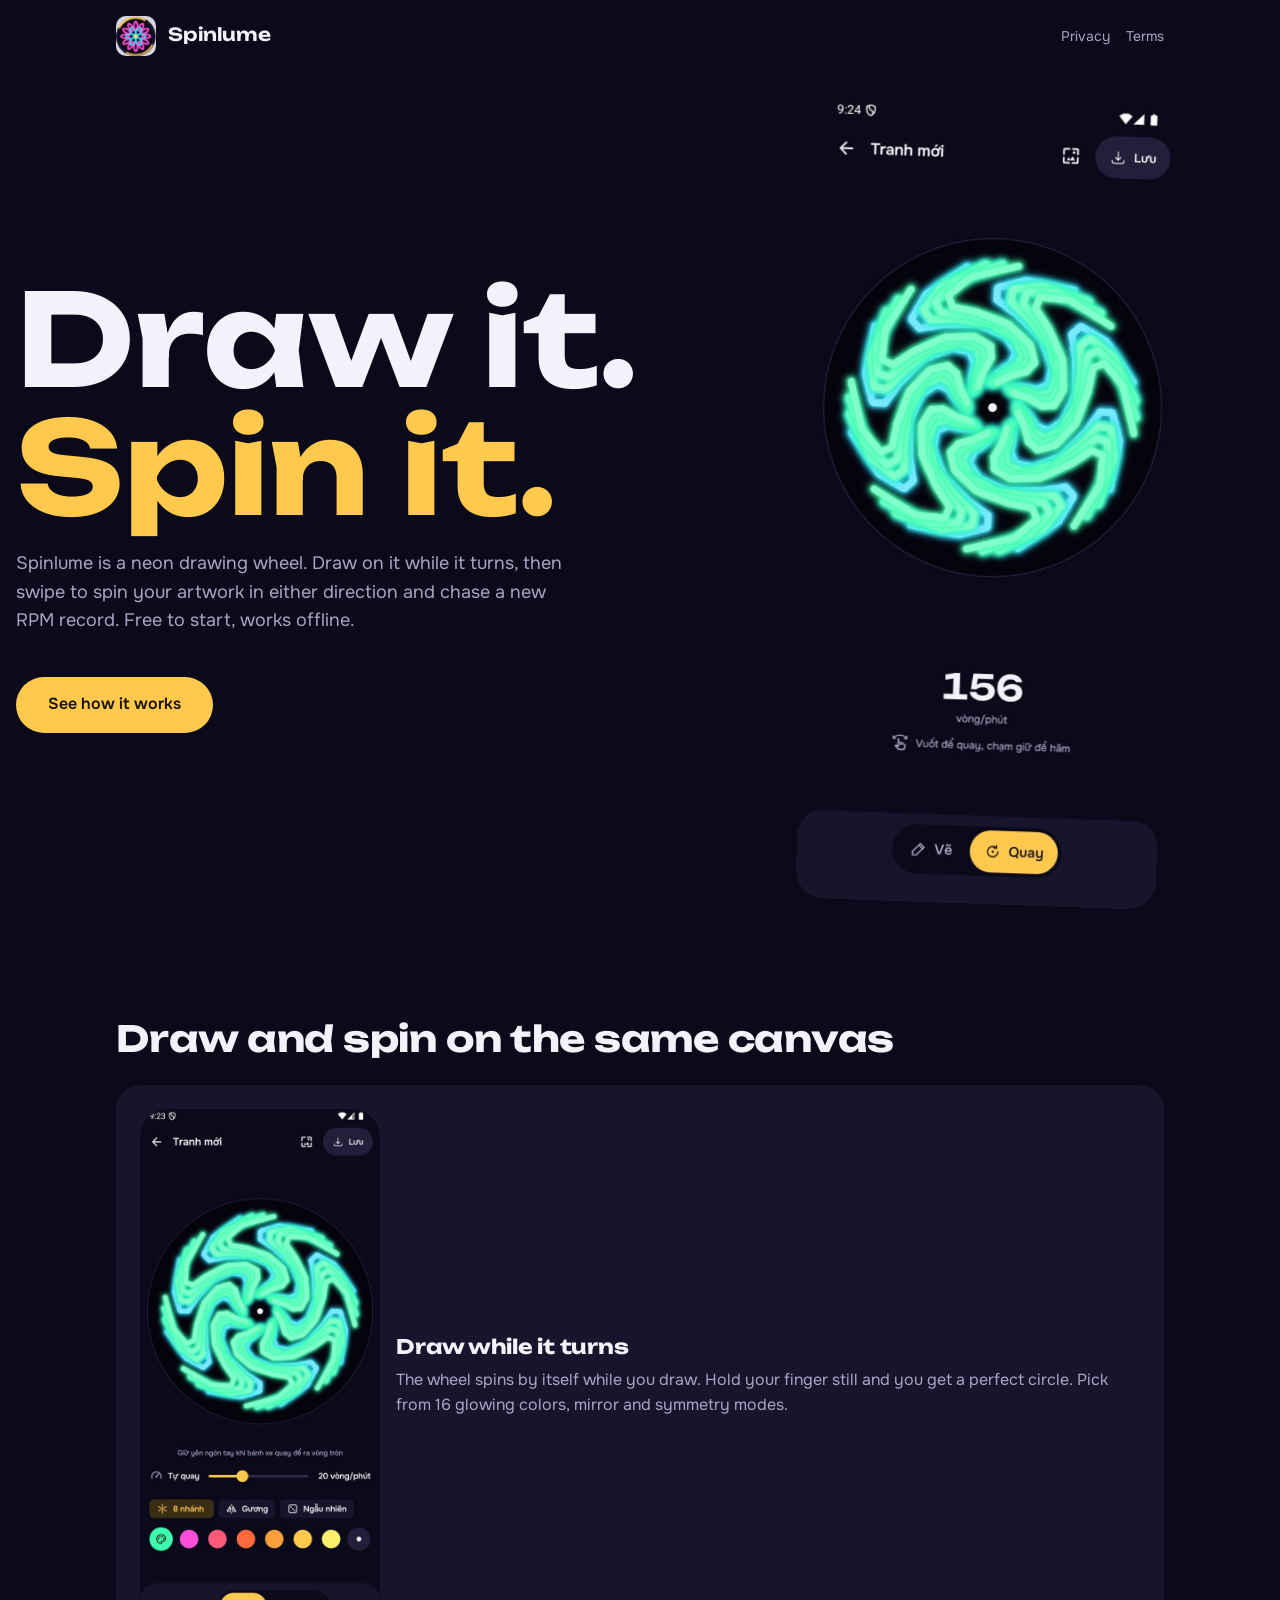
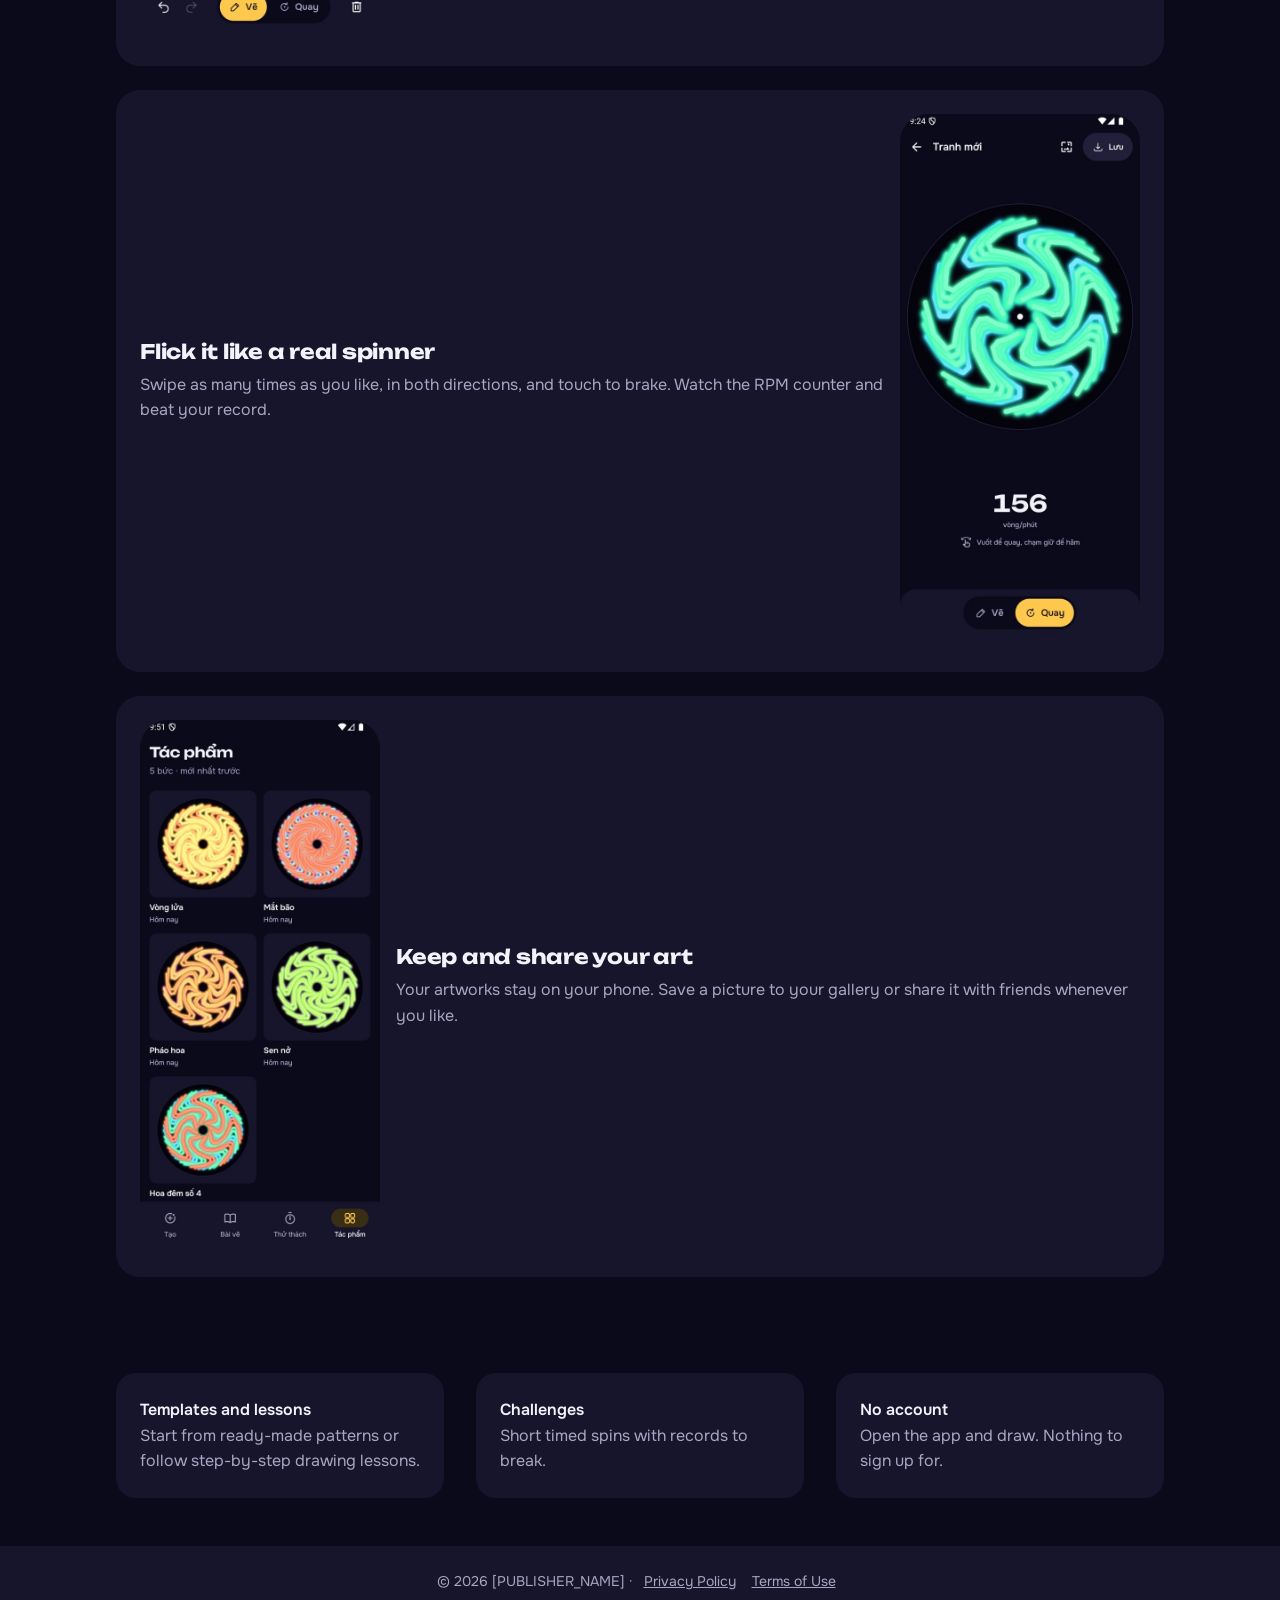
<file: apps/com.mika.spinart/web/index.html>
<!doctype html><html lang="en"><head><meta charset="utf-8"><meta name="viewport" content="width=device-width,initial-scale=1"><link rel="icon" href="img/icon-192.png"><link rel="stylesheet" href="style.css"><title>Spinlume - Draw neon on a wheel, then spin it</title><meta name="description" content="Spinlume lets you draw glowing neon lines on a spinning wheel, then flick the whole artwork to spin it like a real fidget spinner. Works offline."></head><body><header class="top"><img src="img/icon-192.png" alt="" width="40" height="40"><a href="index.html"><b>Spinlume</b></a><nav><a href="privacy-policy.html">Privacy</a><a href="terms.html">Terms</a></nav></header>
<main>
<section class="hero"><div><h1>Draw it.<br><span>Spin it.</span></h1><p>Spinlume is a neon drawing wheel. Draw on it while it turns, then swipe to spin your artwork in either direction and chase a new RPM record. Free to start, works offline.</p><a class="btn" href="#how">See how it works</a></div>
<img class="shot" src="img/studio-spin.jpg" width="540" height="1200" alt="A glowing green neon artwork spinning at 156 RPM in Spinlume"></section>
<section class="sec" id="how"><h2>Draw and spin on the same canvas</h2><div class="steps">
<div class="step"><img class="shot" src="img/studio-draw.jpg" width="540" height="1200" loading="lazy" alt="Drawing mode with brush colors, mirror and branch symmetry"><div><h3>Draw while it turns</h3><p>The wheel spins by itself while you draw. Hold your finger still and you get a perfect circle. Pick from 16 glowing colors, mirror and symmetry modes.</p></div></div>
<div class="step"><img class="shot" src="img/studio-spin.jpg" width="540" height="1200" loading="lazy" alt="Spin mode showing a live RPM counter"><div><h3>Flick it like a real spinner</h3><p>Swipe as many times as you like, in both directions, and touch to brake. Watch the RPM counter and beat your record.</p></div></div>
<div class="step"><img class="shot" src="img/gallery-grid.jpg" width="540" height="1200" loading="lazy" alt="Gallery of saved neon artworks"><div><h3>Keep and share your art</h3><p>Your artworks stay on your phone. Save a picture to your gallery or share it with friends whenever you like.</p></div></div>
</div></section>
<section class="sec"><ul class="facts"><li><b>Templates and lessons</b><br>Start from ready-made patterns or follow step-by-step drawing lessons.</li><li><b>Challenges</b><br>Short timed spins with records to break.</li><li><b>No account</b><br>Open the app and draw. Nothing to sign up for.</li></ul></section>
</main><footer>&copy; 2026 [PUBLISHER_NAME] &middot; <a href="privacy-policy.html">Privacy Policy</a><a href="terms.html">Terms of Use</a></footer></body></html>
</file>
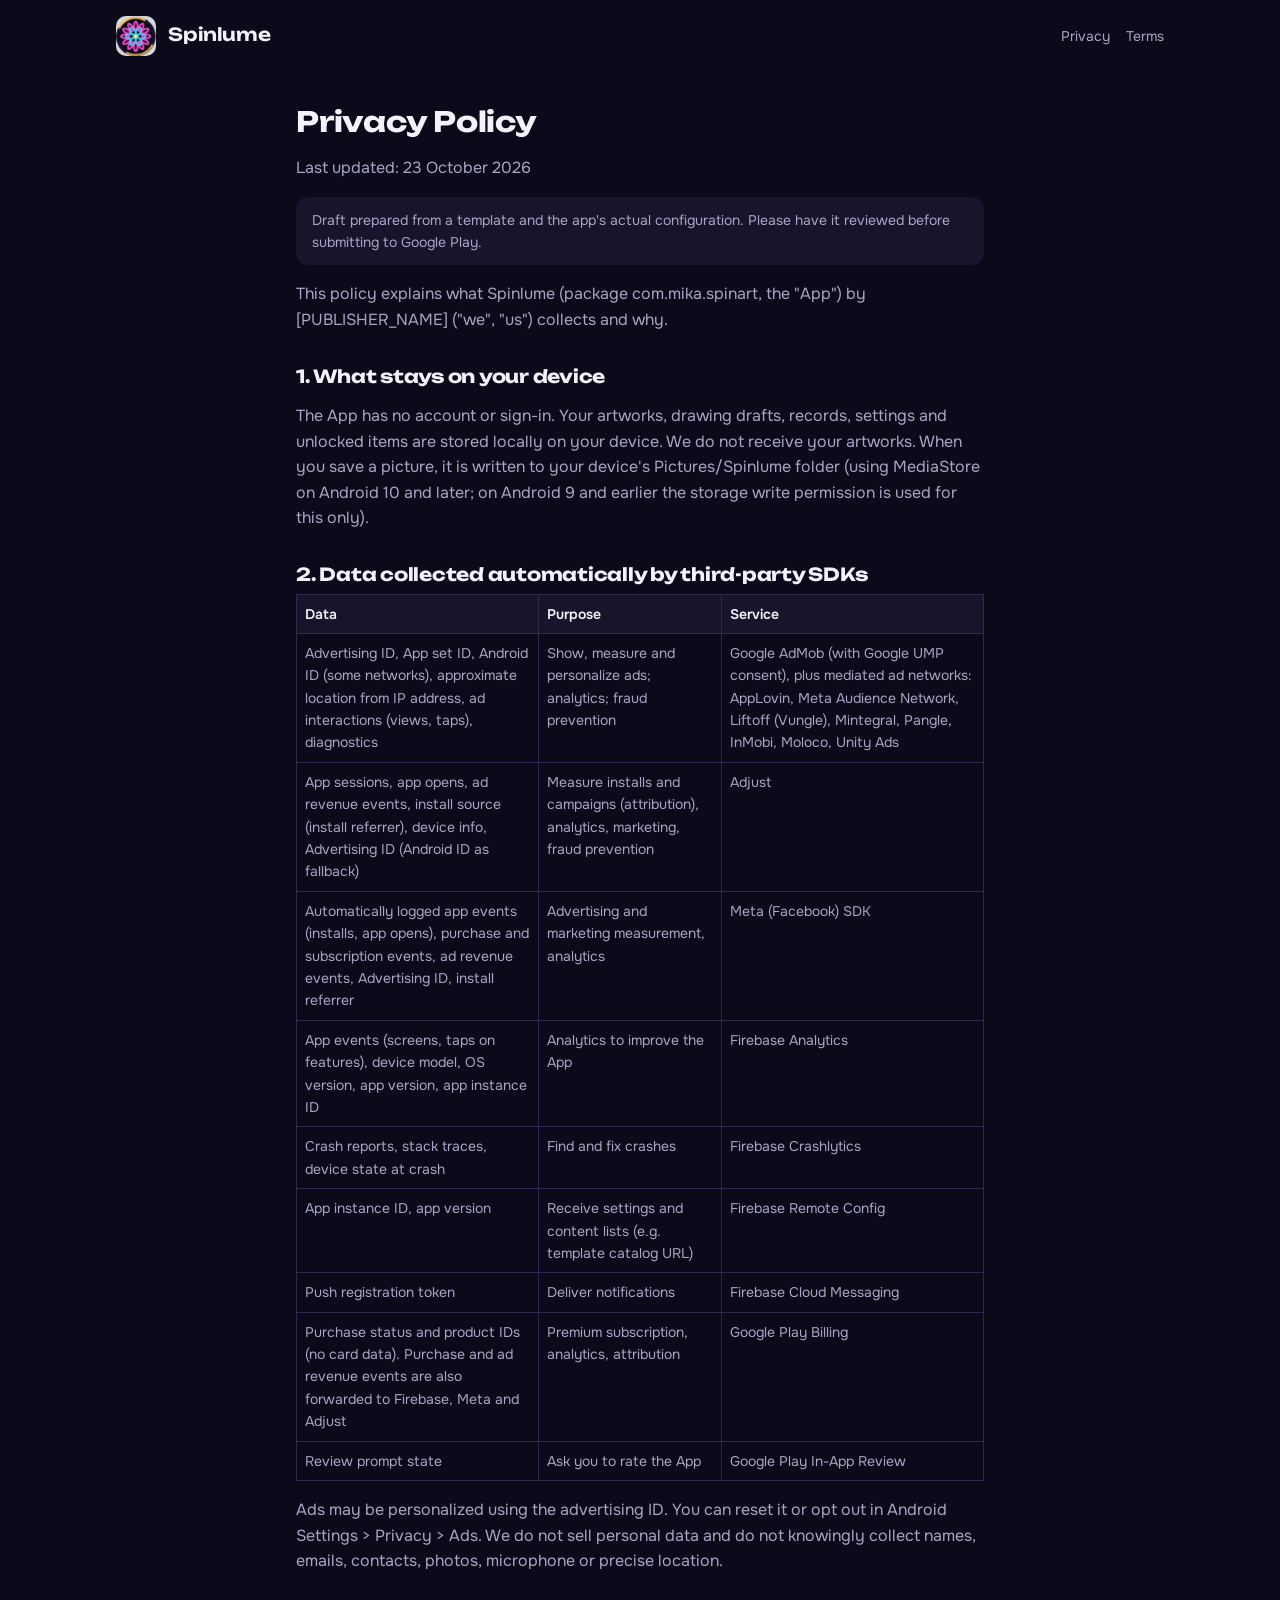
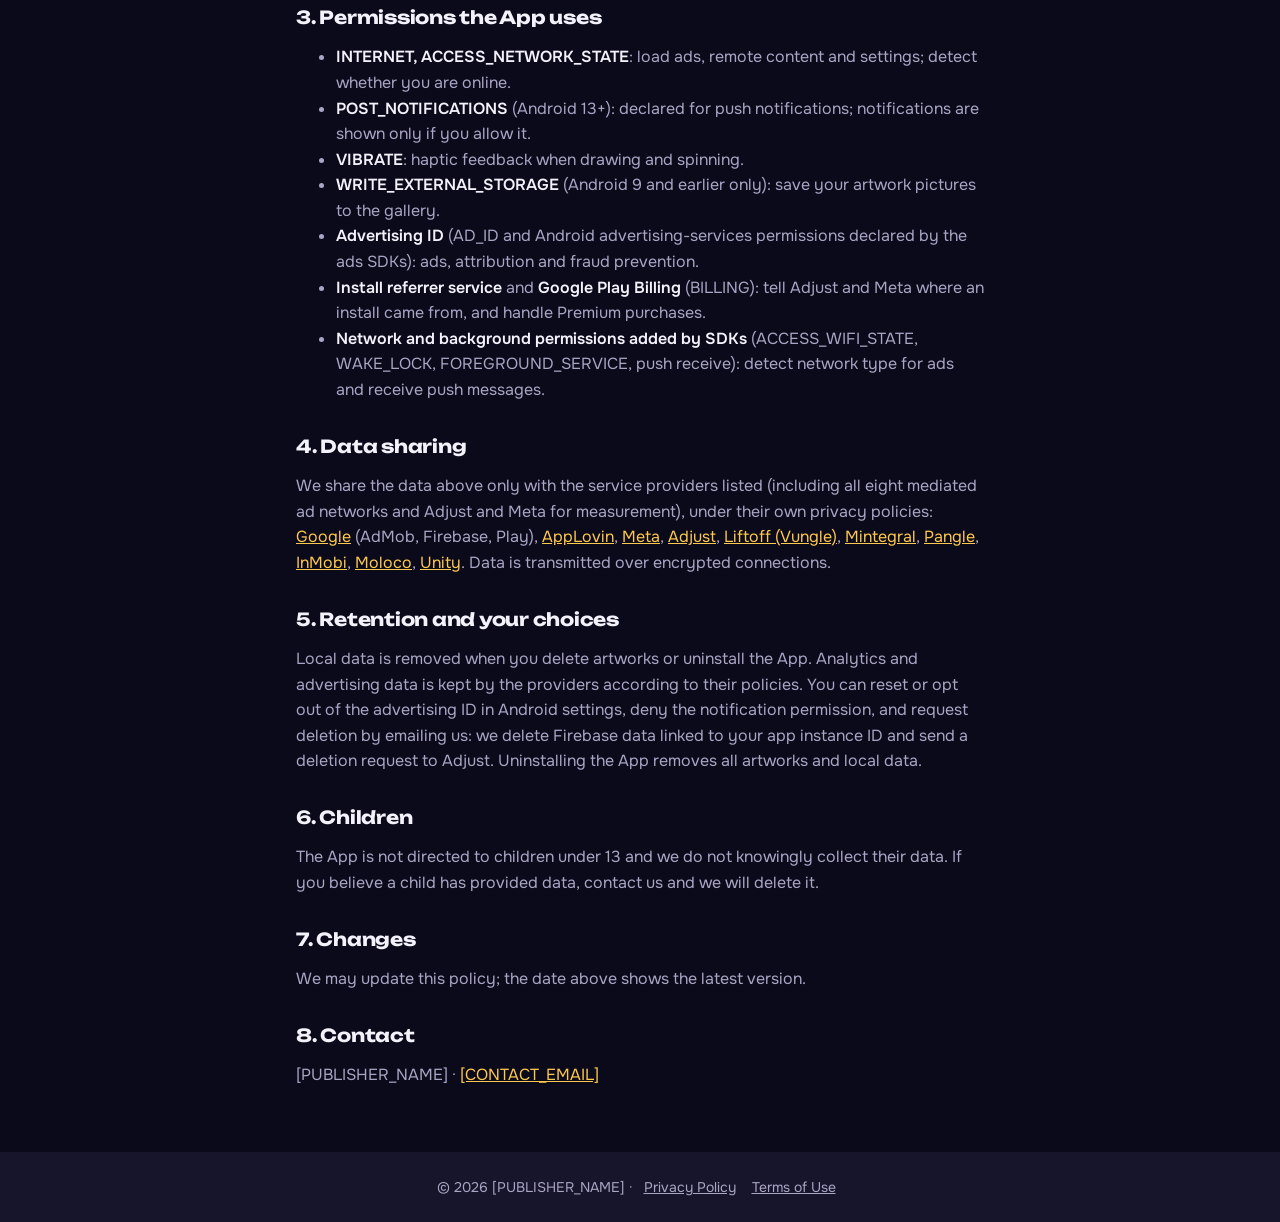
<file: apps/com.mika.spinart/web/privacy-policy.html>
<!doctype html><html lang="en"><head><meta charset="utf-8"><meta name="viewport" content="width=device-width,initial-scale=1"><link rel="icon" href="img/icon-192.png"><link rel="stylesheet" href="style.css"><title>Privacy Policy - Spinlume</title></head><body><header class="top"><img src="img/icon-192.png" alt="" width="40" height="40"><a href="index.html"><b>Spinlume</b></a><nav><a href="privacy-policy.html">Privacy</a><a href="terms.html">Terms</a></nav></header>
<main class="wrap doc"><h1>Privacy Policy</h1><p>Last updated: 23 October 2026</p>
<p class="note">Draft prepared from a template and the app's actual configuration. Please have it reviewed before submitting to Google Play.</p>
<p>This policy explains what Spinlume (package com.mika.spinart, the "App") by [PUBLISHER_NAME] ("we", "us") collects and why.</p>
<h2>1. What stays on your device</h2><p>The App has no account or sign-in. Your artworks, drawing drafts, records, settings and unlocked items are stored locally on your device. We do not receive your artworks. When you save a picture, it is written to your device's Pictures/Spinlume folder (using MediaStore on Android 10 and later; on Android 9 and earlier the storage write permission is used for this only).</p>
<h2>2. Data collected automatically by third-party SDKs</h2>
<table><tr><th>Data</th><th>Purpose</th><th>Service</th></tr>
<tr><td>Advertising ID, App set ID, Android ID (some networks), approximate location from IP address, ad interactions (views, taps), diagnostics</td><td>Show, measure and personalize ads; analytics; fraud prevention</td><td>Google AdMob (with Google UMP consent), plus mediated ad networks: AppLovin, Meta Audience Network, Liftoff (Vungle), Mintegral, Pangle, InMobi, Moloco, Unity Ads</td></tr>
<tr><td>App sessions, app opens, ad revenue events, install source (install referrer), device info, Advertising ID (Android ID as fallback)</td><td>Measure installs and campaigns (attribution), analytics, marketing, fraud prevention</td><td>Adjust</td></tr>
<tr><td>Automatically logged app events (installs, app opens), purchase and subscription events, ad revenue events, Advertising ID, install referrer</td><td>Advertising and marketing measurement, analytics</td><td>Meta (Facebook) SDK</td></tr>
<tr><td>App events (screens, taps on features), device model, OS version, app version, app instance ID</td><td>Analytics to improve the App</td><td>Firebase Analytics</td></tr>
<tr><td>Crash reports, stack traces, device state at crash</td><td>Find and fix crashes</td><td>Firebase Crashlytics</td></tr>
<tr><td>App instance ID, app version</td><td>Receive settings and content lists (e.g. template catalog URL)</td><td>Firebase Remote Config</td></tr>
<tr><td>Push registration token</td><td>Deliver notifications</td><td>Firebase Cloud Messaging</td></tr>
<tr><td>Purchase status and product IDs (no card data). Purchase and ad revenue events are also forwarded to Firebase, Meta and Adjust</td><td>Premium subscription, analytics, attribution</td><td>Google Play Billing</td></tr>
<tr><td>Review prompt state</td><td>Ask you to rate the App</td><td>Google Play In-App Review</td></tr></table>
<p>Ads may be personalized using the advertising ID. You can reset it or opt out in Android Settings &gt; Privacy &gt; Ads. We do not sell personal data and do not knowingly collect names, emails, contacts, photos, microphone or precise location.</p>
<h2>3. Permissions the App uses</h2><ul>
<li><strong>INTERNET, ACCESS_NETWORK_STATE</strong>: load ads, remote content and settings; detect whether you are online.</li>
<li><strong>POST_NOTIFICATIONS</strong> (Android 13+): declared for push notifications; notifications are shown only if you allow it.</li>
<li><strong>VIBRATE</strong>: haptic feedback when drawing and spinning.</li>
<li><strong>WRITE_EXTERNAL_STORAGE</strong> (Android 9 and earlier only): save your artwork pictures to the gallery.</li>
<li><strong>Advertising ID</strong> (AD_ID and Android advertising-services permissions declared by the ads SDKs): ads, attribution and fraud prevention.</li><li><strong>Install referrer service</strong> and <strong>Google Play Billing</strong> (BILLING): tell Adjust and Meta where an install came from, and handle Premium purchases.</li><li><strong>Network and background permissions added by SDKs</strong> (ACCESS_WIFI_STATE, WAKE_LOCK, FOREGROUND_SERVICE, push receive): detect network type for ads and receive push messages.</li></ul>
<h2>4. Data sharing</h2><p>We share the data above only with the service providers listed (including all eight mediated ad networks and Adjust and Meta for measurement), under their own privacy policies: <a href="https://policies.google.com/privacy">Google</a> (AdMob, Firebase, Play), <a href="https://www.applovin.com/privacy/">AppLovin</a>, <a href="https://www.facebook.com/privacy/policy/">Meta</a>, <a href="https://www.adjust.com/terms/privacy-policy/">Adjust</a>, <a href="https://vungle.com/privacy/">Liftoff (Vungle)</a>, <a href="https://www.mintegral.com/en/privacy/">Mintegral</a>, <a href="https://www.pangleglobal.com/privacy">Pangle</a>, <a href="https://www.inmobi.com/privacy-policy">InMobi</a>, <a href="https://www.moloco.com/privacy-policy">Moloco</a>, <a href="https://unity.com/legal/privacy-policy">Unity</a>. Data is transmitted over encrypted connections.</p>
<h2>5. Retention and your choices</h2><p>Local data is removed when you delete artworks or uninstall the App. Analytics and advertising data is kept by the providers according to their policies. You can reset or opt out of the advertising ID in Android settings, deny the notification permission, and request deletion by emailing us: we delete Firebase data linked to your app instance ID and send a deletion request to Adjust. Uninstalling the App removes all artworks and local data.</p>
<h2>6. Children</h2><p>The App is not directed to children under 13 and we do not knowingly collect their data. If you believe a child has provided data, contact us and we will delete it.</p>
<h2>7. Changes</h2><p>We may update this policy; the date above shows the latest version.</p>
<h2>8. Contact</h2><p>[PUBLISHER_NAME] &middot; <a href="mailto:[CONTACT_EMAIL]">[CONTACT_EMAIL]</a></p></main><footer>&copy; 2026 [PUBLISHER_NAME] &middot; <a href="privacy-policy.html">Privacy Policy</a><a href="terms.html">Terms of Use</a></footer></body></html>
</file>
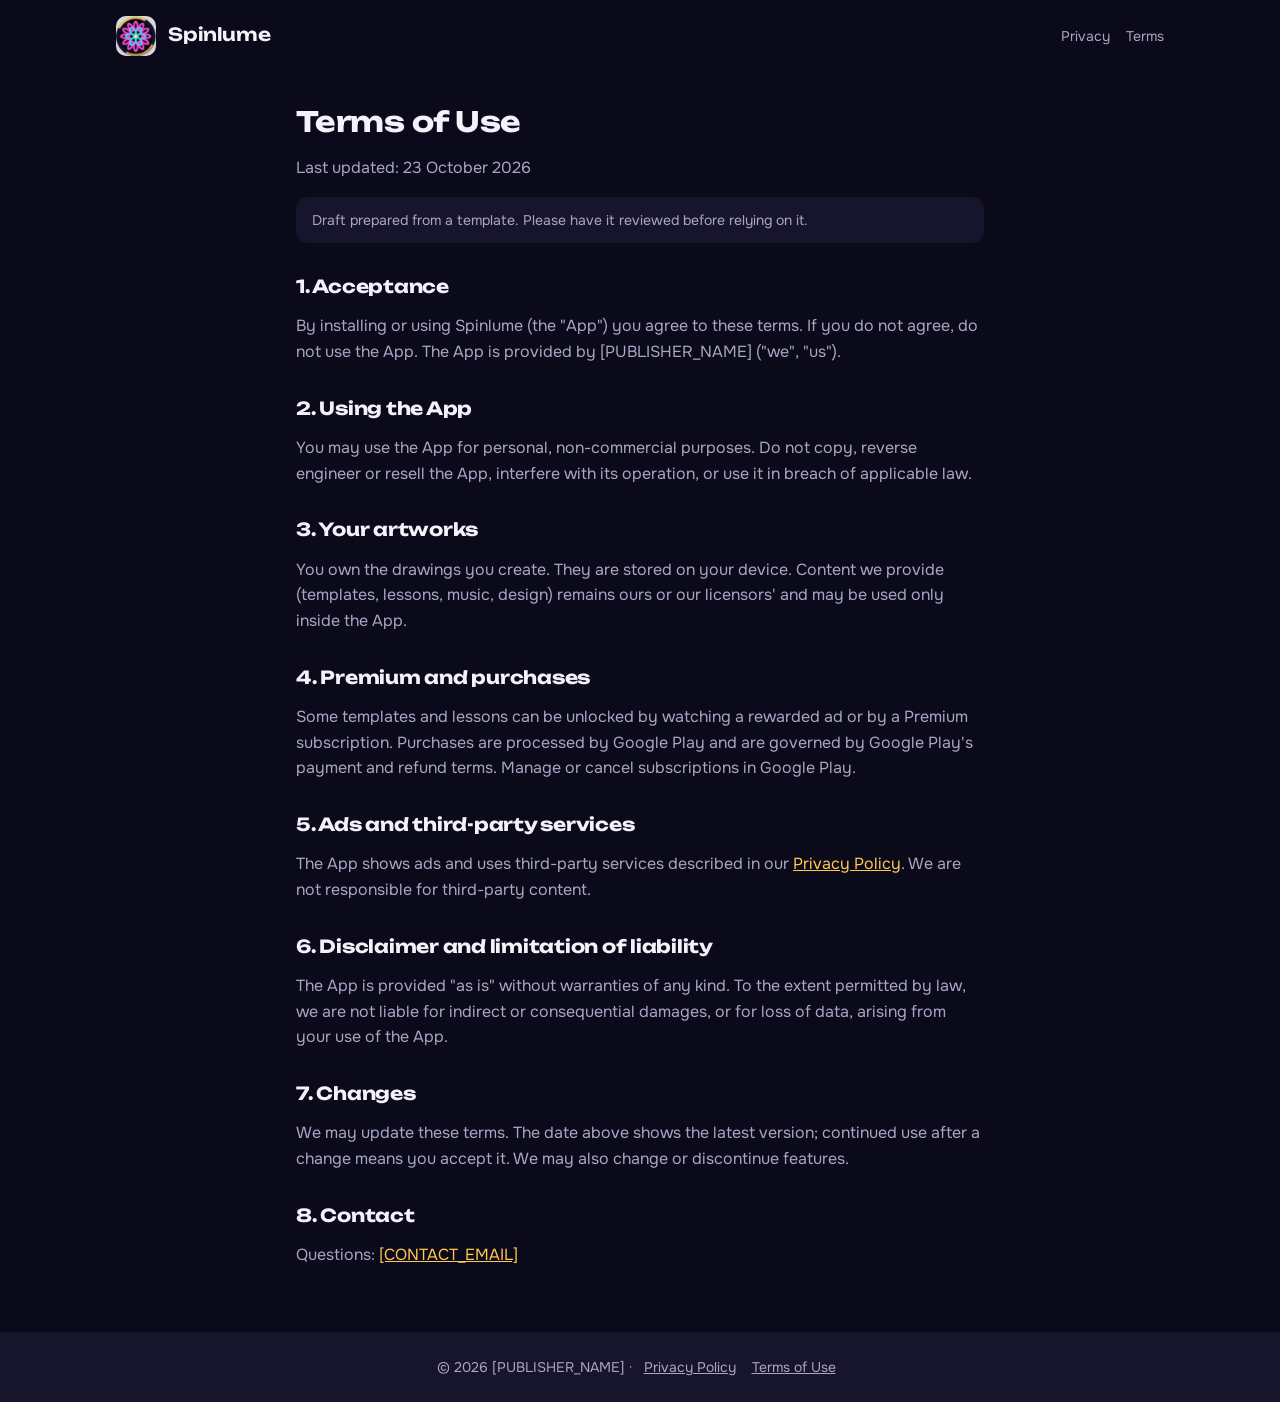
<file: apps/com.mika.spinart/web/terms.html>
<!doctype html><html lang="en"><head><meta charset="utf-8"><meta name="viewport" content="width=device-width,initial-scale=1"><link rel="icon" href="img/icon-192.png"><link rel="stylesheet" href="style.css"><title>Terms of Use - Spinlume</title></head><body><header class="top"><img src="img/icon-192.png" alt="" width="40" height="40"><a href="index.html"><b>Spinlume</b></a><nav><a href="privacy-policy.html">Privacy</a><a href="terms.html">Terms</a></nav></header>
<main class="wrap doc"><h1>Terms of Use</h1><p>Last updated: 23 October 2026</p>
<p class="note">Draft prepared from a template. Please have it reviewed before relying on it.</p>
<h2>1. Acceptance</h2><p>By installing or using Spinlume (the "App") you agree to these terms. If you do not agree, do not use the App. The App is provided by [PUBLISHER_NAME] ("we", "us").</p>
<h2>2. Using the App</h2><p>You may use the App for personal, non-commercial purposes. Do not copy, reverse engineer or resell the App, interfere with its operation, or use it in breach of applicable law.</p>
<h2>3. Your artworks</h2><p>You own the drawings you create. They are stored on your device. Content we provide (templates, lessons, music, design) remains ours or our licensors' and may be used only inside the App.</p>
<h2>4. Premium and purchases</h2><p>Some templates and lessons can be unlocked by watching a rewarded ad or by a Premium subscription. Purchases are processed by Google Play and are governed by Google Play's payment and refund terms. Manage or cancel subscriptions in Google Play.</p>
<h2>5. Ads and third-party services</h2><p>The App shows ads and uses third-party services described in our <a href="privacy-policy.html">Privacy Policy</a>. We are not responsible for third-party content.</p>
<h2>6. Disclaimer and limitation of liability</h2><p>The App is provided "as is" without warranties of any kind. To the extent permitted by law, we are not liable for indirect or consequential damages, or for loss of data, arising from your use of the App.</p>
<h2>7. Changes</h2><p>We may update these terms. The date above shows the latest version; continued use after a change means you accept it. We may also change or discontinue features.</p>
<h2>8. Contact</h2><p>Questions: <a href="mailto:[CONTACT_EMAIL]">[CONTACT_EMAIL]</a></p></main><footer>&copy; 2026 [PUBLISHER_NAME] &middot; <a href="privacy-policy.html">Privacy Policy</a><a href="terms.html">Terms of Use</a></footer></body></html>
</file>
<file: apps/com.mika.spinart/web/style.css>
@font-face{font-family:Unbounded;src:url(fonts/Unbounded-VF.ttf) format("truetype");font-weight:200 900;font-display:swap}
@font-face{font-family:Onest;src:url(fonts/Onest-400.ttf) format("truetype");font-weight:400;font-display:swap}
@font-face{font-family:Onest;src:url(fonts/Onest-600.ttf) format("truetype");font-weight:600;font-display:swap}
:root{--bg:#0B0A1A;--surface:#17152B;--surface-2:#221F3B;--line:#2E2A4D;--text:#F3F1FA;--muted:#A9A5C4;--primary:#FFC94D;--on-primary:#1A1306;--radius:16px}
*{box-sizing:border-box}
body{margin:0;background:var(--bg);color:var(--text);font:400 16px/1.6 Onest,sans-serif}
a{color:var(--primary)}
h1,h2,h3{font-family:Unbounded,Onest,sans-serif;letter-spacing:-.25px;line-height:1.25}
.wrap{max-width:720px;margin:0 auto;padding:24px 16px 48px}
.top{display:flex;align-items:center;gap:12px;padding:16px;max-width:1080px;margin:0 auto}
.top a{text-decoration:none}.top img{width:40px;height:40px;border-radius:10px}
.top b{font:600 18px Unbounded,sans-serif;color:var(--text);text-decoration:none}
.top nav{margin-left:auto;display:flex;gap:16px;font-size:14px}
.top nav a{color:var(--muted);text-decoration:none}
.doc h1{font-size:28px;margin:8px 0}
.doc h2{font-size:18px;margin:32px 0 8px}
.doc p,.doc li{color:var(--muted)}
.doc strong{color:var(--text)}
.doc table{width:100%;border-collapse:collapse;font-size:14px}
.doc th,.doc td{border:1px solid var(--line);padding:8px;text-align:left;vertical-align:top;color:var(--muted)}
.doc th{background:var(--surface);color:var(--text)}
.note{background:var(--surface);border-radius:12px;padding:12px 16px;font-size:14px;color:var(--muted)}
footer{background:var(--surface);padding:24px 16px;text-align:center;color:var(--muted);font-size:14px}
footer a{margin:0 8px;color:var(--muted)}
/* landing */
.hero{max-width:1280px;margin:0 auto;padding:32px 16px 64px;display:grid;gap:40px;align-items:center}
.hero h1{font-size:clamp(44px,12vw,128px);line-height:1;margin:0 0 16px;font-weight:700}
.hero h1 span{color:var(--primary)}
.hero p{color:var(--muted);font-size:18px;max-width:46ch}
.shot{border-radius:28px;width:100%;height:auto;display:block;background:var(--surface)}
.hero .shot{max-width:360px;justify-self:center}
.sec{max-width:1080px;margin:0 auto;padding:48px 16px}
.sec h2{font-size:clamp(24px,5vw,36px);margin:0 0 24px}
.steps{display:grid;gap:24px}
.step{display:grid;gap:16px;align-items:center;background:var(--surface);border-radius:24px;padding:24px}
.step .shot{max-width:240px;justify-self:center}
.step h3{margin:0 0 8px;font-size:20px}
.step p{margin:0;color:var(--muted)}
.facts{display:grid;gap:12px;padding:0;list-style:none;margin:0}
.facts li{padding:24px;background:var(--surface);border-radius:20px;color:var(--muted)}
.facts b{color:var(--text)}
@media(min-width:1000px){.hero{grid-template-columns:1.2fr 1fr}}@media(min-width:760px){.step{grid-template-columns:240px 1fr}.step:nth-child(even){grid-template-columns:1fr 240px}.step:nth-child(even) .shot{order:2}.facts{grid-template-columns:repeat(3,1fr);gap:32px}}
.btn{display:inline-block;margin-top:24px;min-height:56px;padding:16px 32px;border-radius:999px;background:var(--primary);color:var(--on-primary);font:600 16px Onest,sans-serif;text-decoration:none;transition:transform .12s}
.btn:active{transform:scale(.96)}
@media(prefers-reduced-motion:no-preference){.hero h1,.hero p,.btn,.hero .shot{animation:rise .6s cubic-bezier(.2,0,0,1) both}.hero p{animation-delay:.1s}.btn{animation-delay:.2s}.hero .shot{animation-name:rise,sway;animation-duration:.6s,6s;animation-delay:.1s,.7s;animation-iteration-count:1,infinite;animation-direction:normal,alternate;animation-timing-function:cubic-bezier(.2,0,0,1),ease-in-out}
.step,.facts li{animation:rise both linear;animation-timeline:view();animation-range:entry 0% entry 40%}
@keyframes rise{from{opacity:0;transform:translateY(24px)}}@keyframes sway{from{transform:rotate(-2deg)}to{transform:rotate(2deg)}}}
</file>
